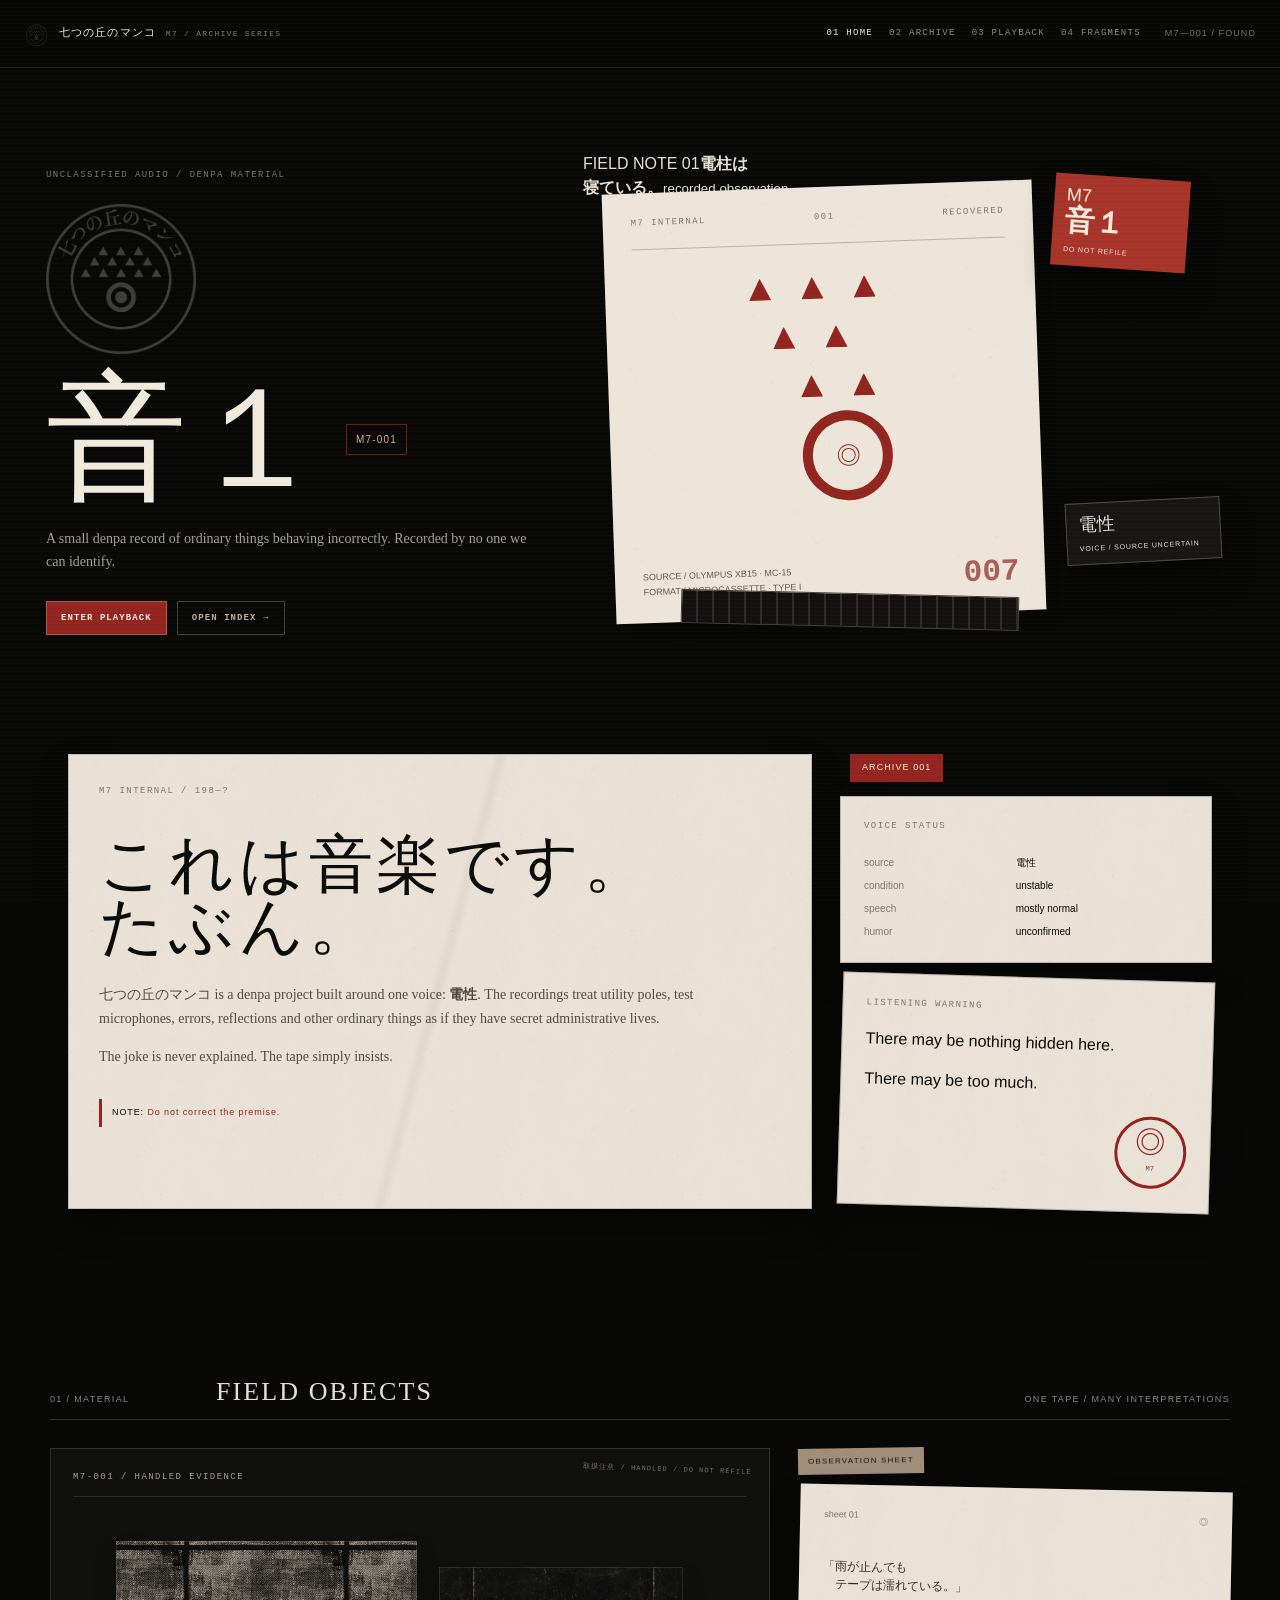
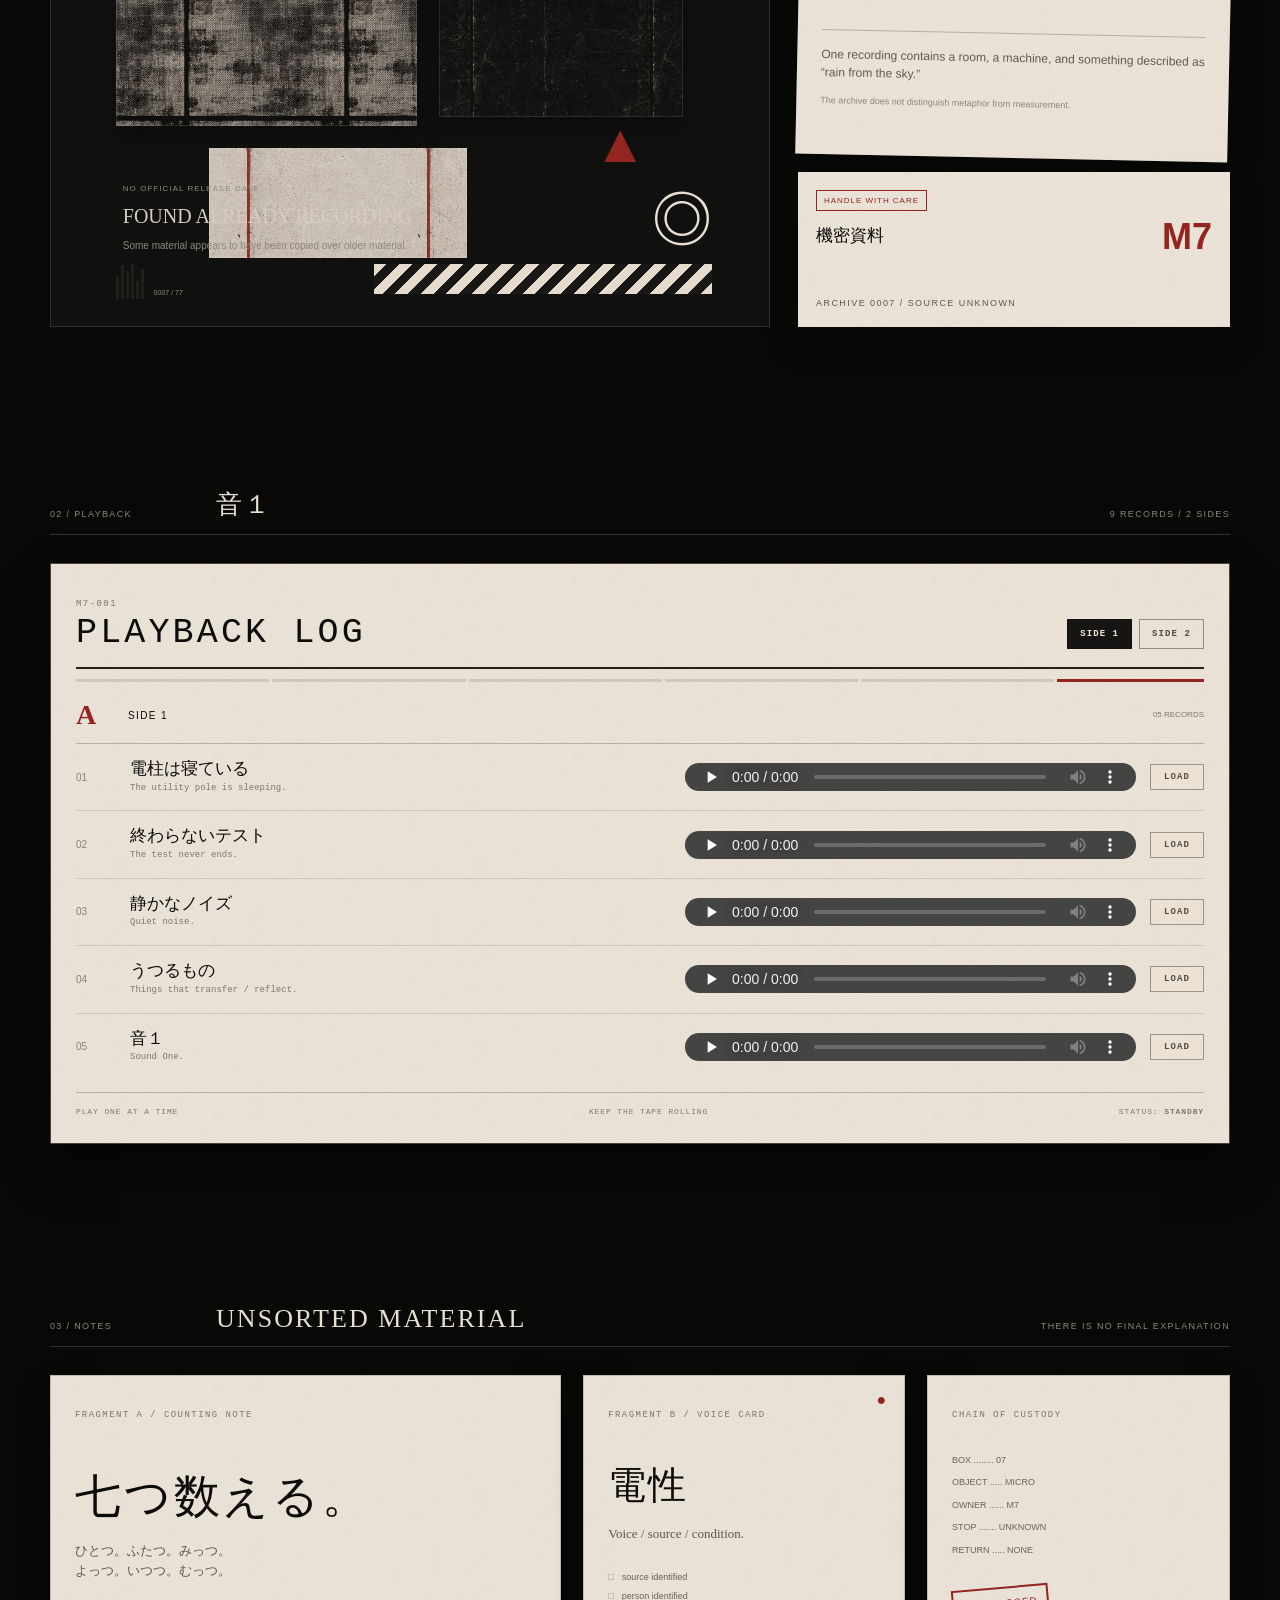
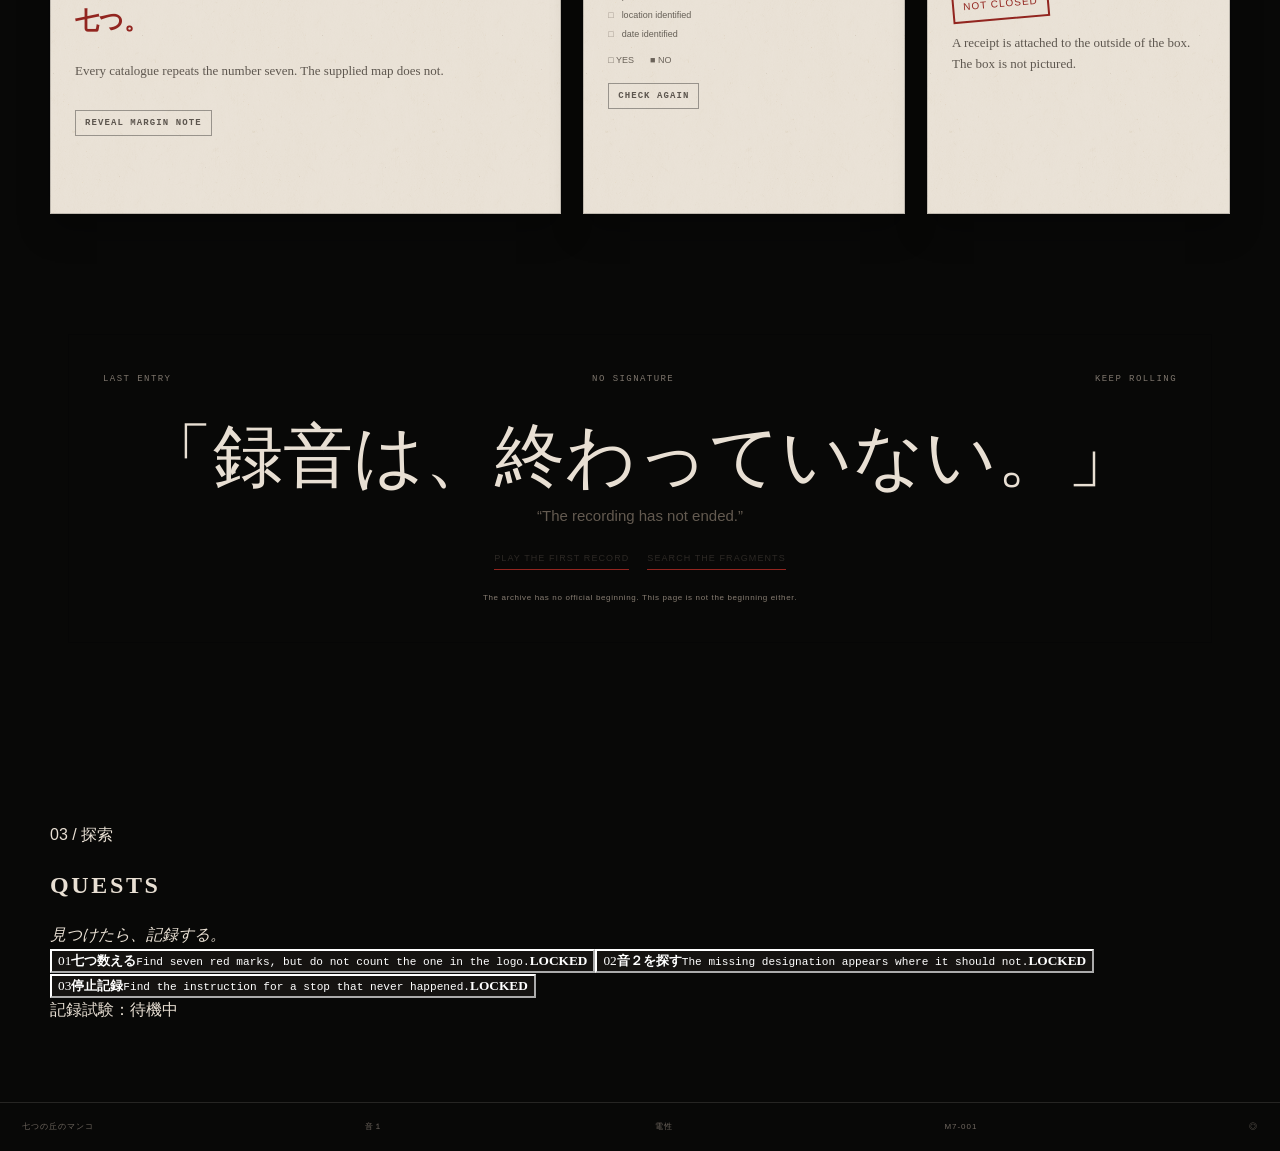
<file: index.html>
<!doctype html>
<html lang="ja"><head><meta charset="utf-8"><meta name="viewport" content="width=device-width,initial-scale=1"><meta name="theme-color" content="#0b0b0a"><meta name="color-scheme" content="dark"><meta name="description" content="七つの丘のマンコ / M7 — denpa music and a partially recovered microcassette archive featuring 電性."><title>七つの丘のマンコ — M7 ARCHIVE</title><link rel="stylesheet" href="style.css"><link rel="stylesheet" href="m7-mobile.css"></head>
<body class="home-page">
<header class="site-header"><a class="brand" href="index.html"><img src="images/logo_small.png" alt=""><span>七つの丘のマンコ</span><small>M7 / ARCHIVE SERIES</small></a><nav class="nav"><a class="active" href="index.html">01 HOME</a><a href="archive.html">02 ARCHIVE</a><a href="playback.html">03 PLAYBACK</a><a href="fragments.html">04 FRAGMENTS</a></nav><div class="header-code">M7—001 / FOUND</div></header>
<main>
<section class="hero-desk"><div class="hero-copy"><div class="micro-label">UNCLASSIFIED AUDIO / DENPA MATERIAL</div><img class="hero-logo" src="images/logo_large.png" alt="七つの丘のマンコ"><div class="hero-title-row"><h1>音１</h1><span class="red-chip">M7-001</span></div><p class="hero-lead">A small denpa record of ordinary things behaving incorrectly. Recorded by no one we can identify.</p><div class="hero-actions"><a class="button-red" href="playback.html">ENTER PLAYBACK</a><a class="button-quiet" href="archive.html">OPEN INDEX →</a></div></div>
<div class="desk-artifact">
<div class="loose-sheet sheet-main"><div class="document-meta"><span>M7 INTERNAL</span><span>001</span><span>RECOVERED</span></div><div class="paper-rule"></div><div class="big-symbol"><span class="hill h1"></span><span class="hill h2"></span><span class="hill h3"></span><span class="hill h4"></span><span class="hill h5"></span><span class="hill h6"></span><span class="hill h7"></span><i>◎</i></div><div class="sheet-caption">SOURCE / OLYMPUS XB15 · MC-15<br>FORMAT / MICROCASSETTE · TYPE I</div><div class="sheet-mark">007</div></div>
<div class="loose-label label-red">M7<br><strong>音１</strong><small>DO NOT REFILE</small></div><div class="loose-label label-black">電性<br><small>VOICE / SOURCE UNCERTAIN</small></div><div class="desk-note"><span>FIELD NOTE 01</span><strong>電柱は<br>寝ている。</strong><small>recorded observation</small></div><div class="tape-strip"></div>
</div></section>
<section class="intro-grid wrap"><article class="paper intro-paper torn"><div class="paper-code">M7 INTERNAL / 198—?</div><h2>これは音楽です。<br>たぶん。</h2><p>七つの丘のマンコ is a denpa project built around one voice: <strong>電性</strong>. The recordings treat utility poles, test microphones, errors, reflections and other ordinary things as if they have secret administrative lives.</p><p>The joke is never explained. The tape simply insists.</p><div class="margin-note">NOTE: <span>Do not correct the premise.</span></div></article><aside class="specimen-stack"><div class="red-tab">ARCHIVE 001</div><div class="paper small-paper"><div class="paper-code">VOICE STATUS</div><div class="status-grid"><span>source</span><b>電性</b><span>condition</span><b>unstable</b><span>speech</span><b>mostly normal</b><span>humor</span><b>unconfirmed</b></div></div><div class="paper small-paper rotated"><div class="paper-code">LISTENING WARNING</div><p>There may be nothing hidden here.</p><p>There may be too much.</p><div class="stamp-ring">◎<span>M7</span></div></div></aside></section>
<section id="record" class="section wrap"><div class="section-heading"><span>01 / MATERIAL</span><b>FIELD OBJECTS</b><em>ONE TAPE / MANY INTERPRETATIONS</em></div><div class="material-grid"><div class="material-board"><div class="board-label">M7-001 / HANDLED EVIDENCE</div><div class="texture-block paper-texture"></div><div class="texture-block black-texture"></div><div class="texture-block red-texture"></div><div class="barcode"><span></span><span></span><span></span><span></span><span></span><span></span><small>0007 / 77</small></div><div class="symbol-tile">◎</div><div class="symbol-tile red-tile">▲</div><div class="stripe-tile"></div><div class="material-copy"><span>NO OFFICIAL RELEASE DATE</span><strong>FOUND ALREADY RECORDING</strong><p>Some material appears to have been copied over older material.</p></div></div><div class="material-notes"><div class="label-strip">OBSERVATION SHEET</div><article class="paper note-sheet"><div class="note-top"><span>sheet 01</span><span>◎</span></div><p class="hand">「雨が止んでも<br>　テープは濡れている。」</p><div class="note-divider"></div><p>One recording contains a room, a machine, and something described as “rain from the sky.”</p><p class="tiny">The archive does not distinguish metaphor from measurement.</p></article><article class="paper label-sheet"><span class="label-mini">HANDLE WITH CARE</span><span class="label-jp">機密資料</span><span class="label-big">M7</span><span class="label-code">ARCHIVE 0007 / SOURCE UNKNOWN</span></article></div></div></section>
<section id="tracks" class="section wrap"><div class="section-heading"><span>02 / PLAYBACK</span><b>音１</b><em>9 RECORDS / 2 SIDES</em></div><div class="player-console paper"><div class="console-top"><div><span class="console-id">M7-001</span><h2>PLAYBACK LOG</h2></div><div class="side-tabs" role="tablist"><button class="side-tab active" data-side="A" role="tab" aria-selected="true">SIDE 1</button><button class="side-tab" data-side="B" role="tab" aria-selected="false">SIDE 2</button></div></div><div class="tape-meter"><span></span><span></span><span></span><span></span><span></span><i></i></div><div class="track-side" data-side-panel="A"><div class="side-title"><strong>A</strong><span>SIDE 1</span><small>05 RECORDS</small></div><div class="track-list"><article class="track" data-track="1"><div class="track-no">01</div><div class="track-info"><h3>電柱は寝ている</h3><p>The utility pole is sleeping.</p></div><audio controls preload="none" src="MP3/1. 電柱は寝ている.mp3"></audio><button class="load-track" type="button">LOAD</button></article><article class="track" data-track="2"><div class="track-no">02</div><div class="track-info"><h3>終わらないテスト</h3><p>The test never ends.</p></div><audio controls preload="none" src="MP3/2. 終わらないテスト.mp3"></audio><button class="load-track" type="button">LOAD</button></article><article class="track" data-track="3"><div class="track-no">03</div><div class="track-info"><h3>静かなノイズ</h3><p>Quiet noise.</p></div><audio controls preload="none" src="MP3/5. 静かなノイズ.mp3"></audio><button class="load-track" type="button">LOAD</button></article><article class="track" data-track="4"><div class="track-no">04</div><div class="track-info"><h3>うつるもの</h3><p>Things that transfer / reflect.</p></div><audio controls preload="none" src="MP3/6. うつるもの.mp3"></audio><button class="load-track" type="button">LOAD</button></article><article class="track" data-track="5"><div class="track-no">05</div><div class="track-info"><h3>音１</h3><p>Sound One.</p></div><audio controls preload="none" src="MP3/9. 音１.mp3"></audio><button class="load-track" type="button">LOAD</button></article></div></div><div class="track-side hidden" data-side-panel="B"><div class="side-title"><strong>B</strong><span>SIDE 2</span><small>04 RECORDS</small></div><div class="track-list"><article class="track" data-track="6"><div class="track-no">06</div><div class="track-info"><h3>エラー777</h3><p>ERROR 777.</p></div><audio controls preload="none" src="MP3/3. エラー777.mp3"></audio><button class="load-track" type="button">LOAD</button></article><article class="track" data-track="7"><div class="track-no">07</div><div class="track-info"><h3>電柱のうた</h3><p>Song of the utility pole.</p></div><audio controls preload="none" src="MP3/7. 電柱のうた.mp3"></audio><button class="load-track" type="button">LOAD</button></article><article class="track" data-track="8"><div class="track-no">08</div><div class="track-info"><h3>音3</h3><p>Sound Three.</p></div><audio controls preload="none" src="MP3/4. 音3.mp3"></audio><button class="load-track" type="button">LOAD</button></article><article class="track" data-track="9"><div class="track-no">09</div><div class="track-info"><h3>トミノの地獄</h3><p>Final record; source filename preserved.</p></div><audio controls preload="none" src="MP3/8. トミノ的地獄,.mp3"></audio><button class="load-track" type="button">LOAD</button></article></div></div><div class="console-bottom"><span>PLAY ONE AT A TIME</span><span>KEEP THE TAPE ROLLING</span><span>STATUS: <b id="playback-status">STANDBY</b></span></div></div></section>
<section id="story" class="section wrap"><div class="section-heading"><span>03 / NOTES</span><b>UNSORTED MATERIAL</b><em>THERE IS NO FINAL EXPLANATION</em></div><div class="story-grid"><article class="paper story-card story-main"><span class="paper-code">FRAGMENT A / COUNTING NOTE</span><h2>七つ数える。</h2><p>ひとつ。ふたつ。みっつ。<br>よっつ。いつつ。むっつ。</p><p class="red-copy">七つ。</p><p>Every catalogue repeats the number seven. The supplied map does not.</p><button class="reveal-note" type="button">REVEAL MARGIN NOTE</button><p class="secret-note"></p></article><article class="paper story-card pin-card"><span class="pin">●</span><span class="paper-code">FRAGMENT B / VOICE CARD</span><h3>電性</h3><p>Voice / source / condition.</p><ul class="checklist"><li>source identified</li><li>person identified</li><li>location identified</li><li>date identified</li></ul><div class="answers"><span>□ YES</span><span>■ NO</span></div><button class="tiny-trigger" type="button">CHECK AGAIN</button></article><article class="paper story-card receipt"><span class="paper-code">CHAIN OF CUSTODY</span><div class="receipt-lines"><span>BOX ........ 07</span><span>OBJECT ..... MICRO</span><span>OWNER ...... M7</span><span>STOP ....... UNKNOWN</span><span>RETURN ..... NONE</span></div><div class="stamp-red">NOT CLOSED</div><p class="tiny">A receipt is attached to the outside of the box. The box is not pictured.</p></article></div></section>
<section class="closing-discovery wrap"><div class="discovery-panel sheet"><div class="document-meta"><span>LAST ENTRY</span><span>NO SIGNATURE</span><span>KEEP ROLLING</span></div><h2>「録音は、終わっていない。」</h2><p>“The recording has not ended.”</p><div class="discovery-links"><a href="playback.html#01">PLAY THE FIRST RECORD</a><a href="fragments.html">SEARCH THE FRAGMENTS</a></div><div class="tiny-note">The archive has no official beginning. This page is not the beginning either.</div></div></section>
</main><footer class="site-footer"><span>七つの丘のマンコ</span><span>音１</span><span>電性</span><span>M7-001</span><span>◎</span></footer><script src="script.js" defer></script></body></html>
</file>
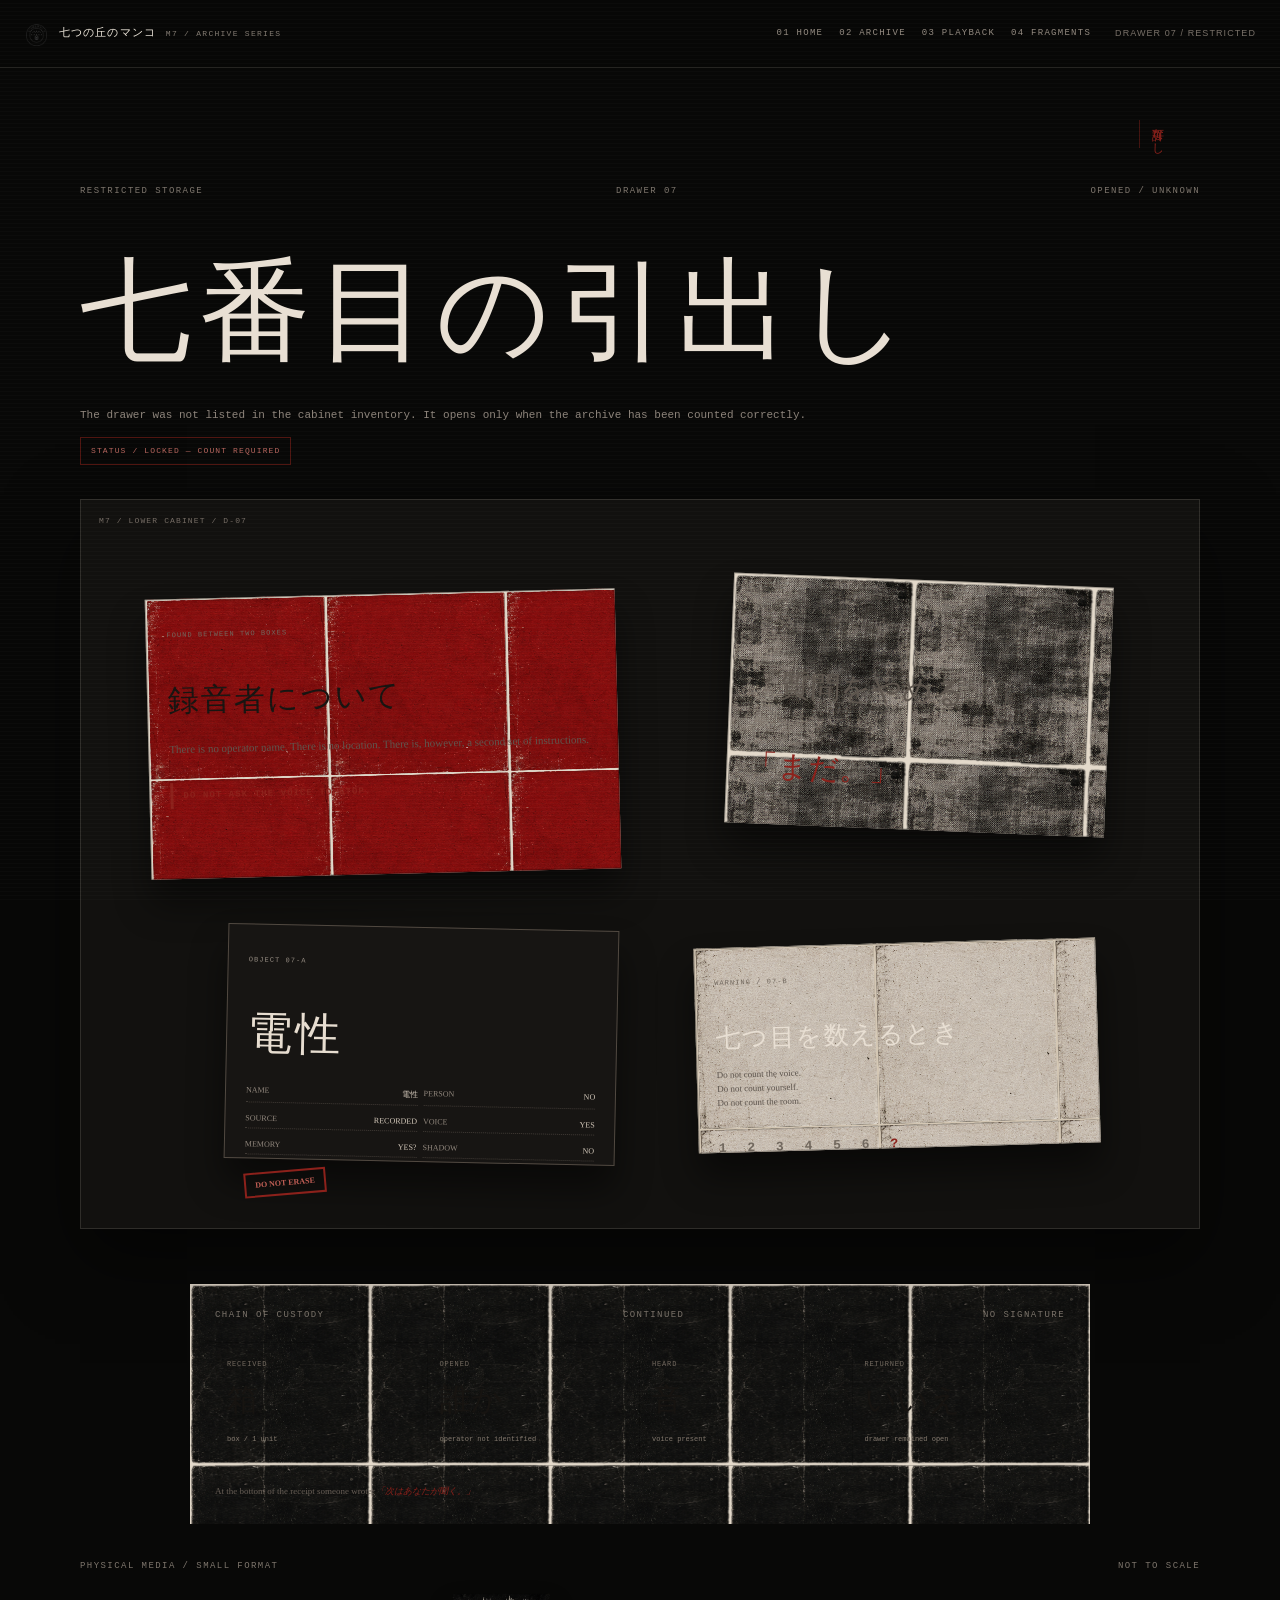
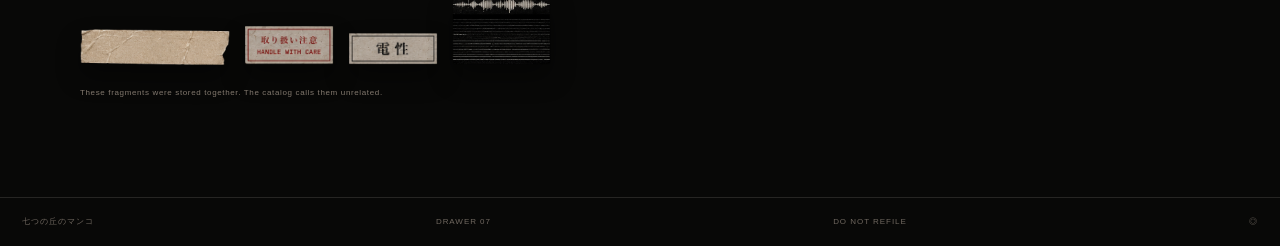
<file: basement.html>
<!doctype html>
<html lang="ja">
<head><meta charset="utf-8"><meta name="viewport" content="width=device-width,initial-scale=1"><title>M7 — DRAWER 07</title><meta name="description" content="Restricted M7 material. Drawer 07."><link rel="stylesheet" href="style.css"><link rel="stylesheet" href="m7-mobile.css"></head>
<body class="basement-page">
<header class="site-header"><a class="brand" href="index.html"><img src="images/logo_small.png" alt=""><span>七つの丘のマンコ</span><small>M7 / ARCHIVE SERIES</small></a><nav class="nav"><a href="index.html">01 HOME</a><a href="archive.html">02 ARCHIVE</a><a href="playback.html">03 PLAYBACK</a><a href="fragments.html">04 FRAGMENTS</a></nav><div class="header-code">DRAWER 07 / RESTRICTED</div></header>
<main class="page-shell basement-wrap">
<section class="basement-head sheet"><div class="document-meta"><span>RESTRICTED STORAGE</span><span>DRAWER 07</span><span>OPENED / UNKNOWN</span></div><p class="vertical-warning">許可なし</p><h1>七番目の引出し</h1><p class="lead">The drawer was not listed in the cabinet inventory. It opens only when the archive has been counted correctly.</p><div class="drawer-status" id="drawer-status">STATUS / CHECKING</div></section>
<section class="drawer-room">
<div class="cabinet-label">M7 / LOWER CABINET / D-07</div>
<div class="drawer-paper drawer-left"><span>FOUND BETWEEN TWO BOXES</span><h2>録音者について</h2><p>There is no operator name. There is no location. There is, however, a second set of instructions.</p><div class="red-line">DO NOT ASK THE VOICE TO STOP.</div></div>
<div class="drawer-paper drawer-right"><span>TRANSCRIPT / 04:12</span><p class="jp-large">「質問をやめる。」</p><p class="jp-large red-text">「まだ。」</p><div class="hand-stain">ink transferred from another sheet</div></div>
<div class="drawer-card dark-drawer"><span>OBJECT 07-A</span><h2>電性</h2><div class="status-columns"><p>NAME <b>電性</b></p><p>PERSON <b>NO</b></p><p>SOURCE <b>RECORDED</b></p><p>VOICE <b>YES</b></p><p>MEMORY <b>YES?</b></p><p>SHADOW <b>NO</b></p></div><div class="red-stamp">DO NOT ERASE</div></div>
<div class="drawer-card warning-drawer"><span>WARNING / 07-B</span><h3>七つ目を数えるとき</h3><p>Do not count the voice.</p><p>Do not count yourself.</p><p>Do not count the room.</p><div class="count-line">1 2 3 4 5 6 <b>?</b></div></div>
</section>
<section class="receipt-story sheet">
<div class="document-meta"><span>CHAIN OF CUSTODY</span><span>CONTINUED</span><span>NO SIGNATURE</span></div>
<div class="receipt-grid"><div><span>RECEIVED</span><strong>箱</strong><small>box / 1 unit</small></div><div><span>OPENED</span><strong>誰か</strong><small>operator not identified</small></div><div><span>HEARD</span><strong>音</strong><small>voice present</small></div><div><span>RETURNED</span><strong>いいえ</strong><small>drawer remained open</small></div></div>
<p class="last-line">At the bottom of the receipt someone wrote: <em>「次はあなたが聞く。」</em></p>
</section>
<section class="asset-evidence sheet"><div class="document-meta"><span>PHYSICAL MEDIA / SMALL FORMAT</span><span>NOT TO SCALE</span></div><div class="asset-tray"><img src="images/assets/lick_tape_33.png" alt="Tape fragment"><img class="small" src="images/assets/sticker_2.png" alt="Archive sticker"><img class="small" src="images/assets/sticker_3.png" alt="Archive sticker"><img class="wide" src="images/assets/soundwave.png" alt="Soundwave fragment"></div><p class="tiny-note">These fragments were stored together. The catalog calls them unrelated.</p></section>
</main><footer class="site-footer"><span>七つの丘のマンコ</span><span>DRAWER 07</span><span>DO NOT REFILE</span><span>◎</span></footer><script src="script.js" defer></script></body></html>
</file>
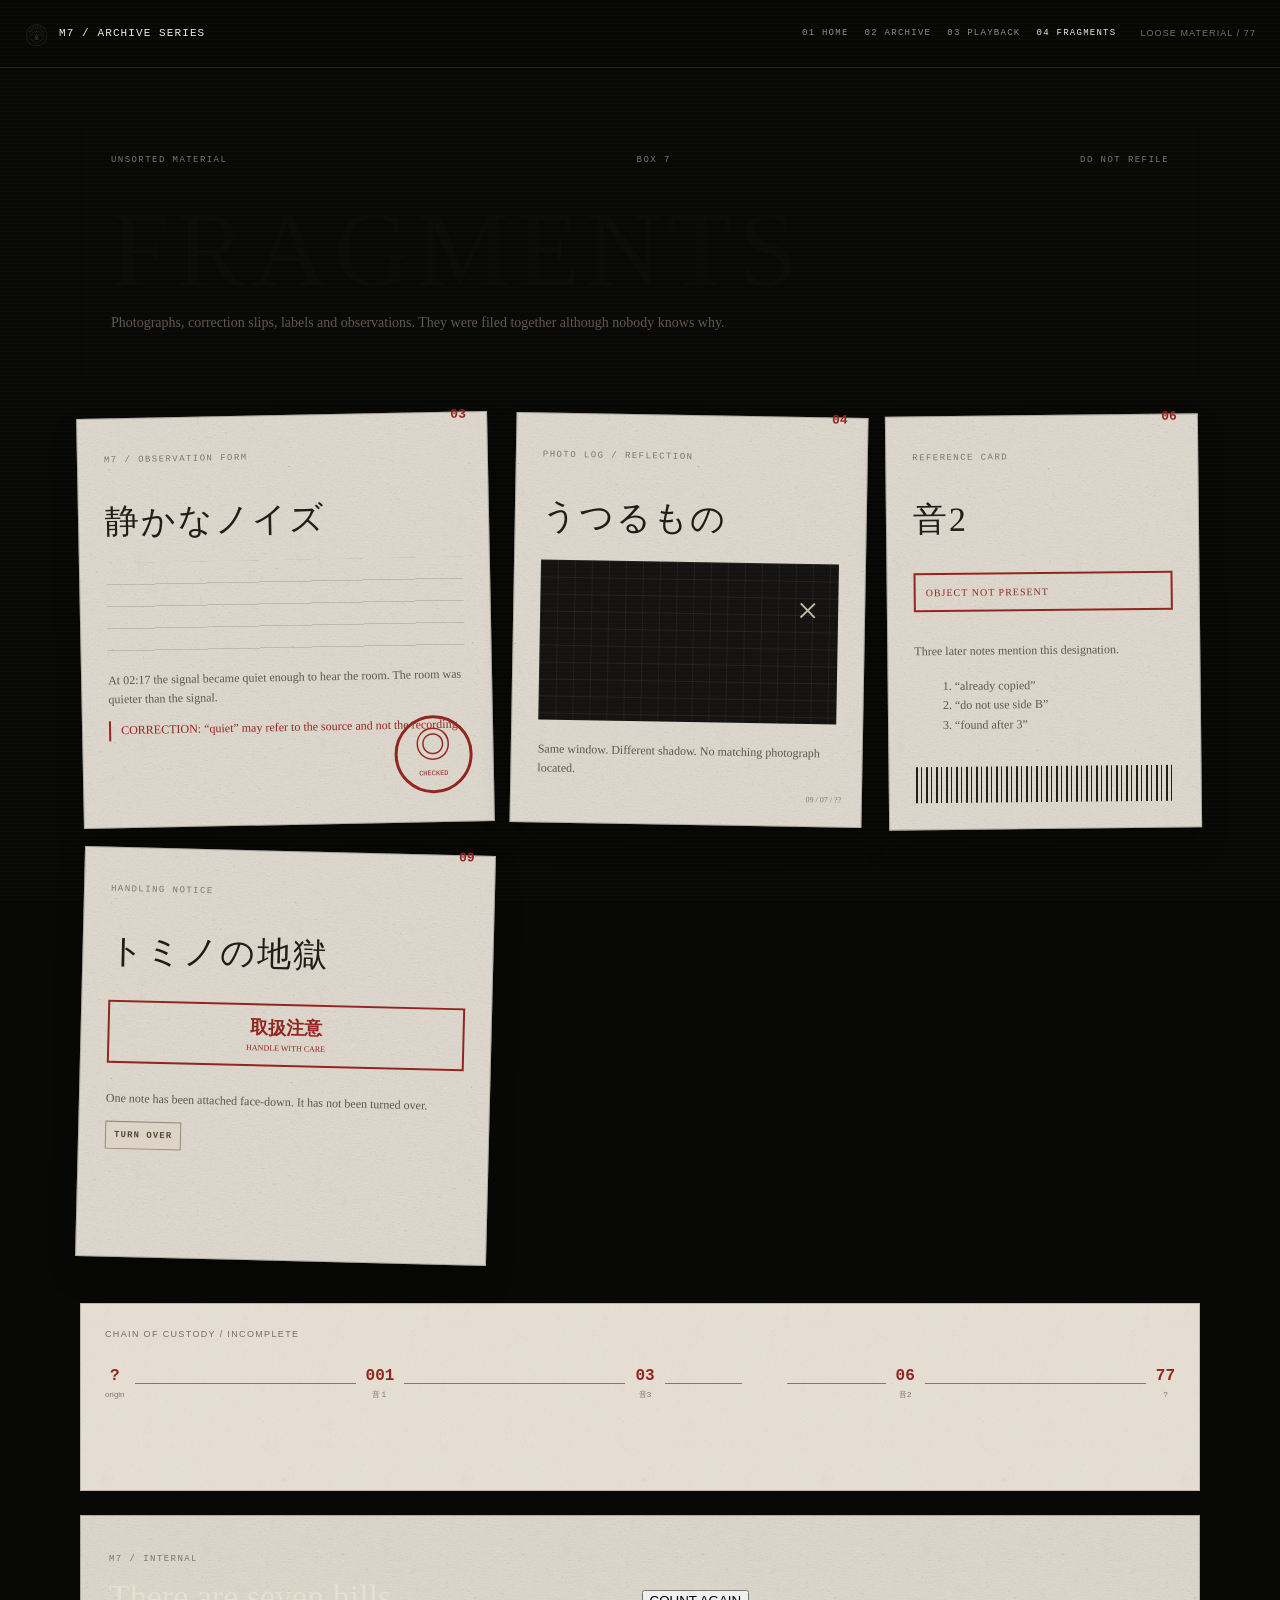
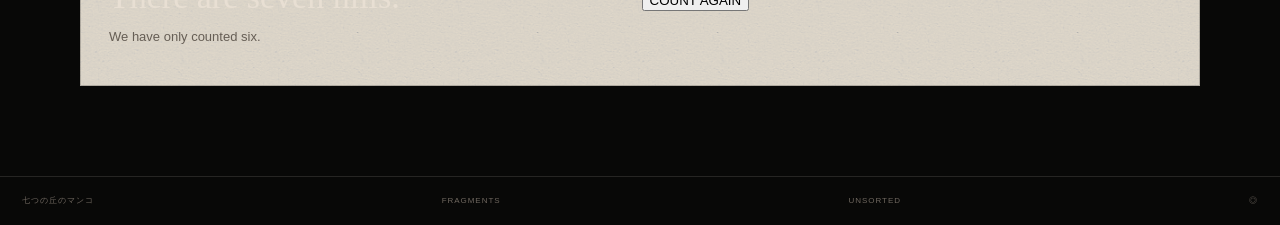
<file: fragments.html>
<!doctype html>
<html lang="ja">
<head>
<meta charset="utf-8"><meta name="viewport" content="width=device-width,initial-scale=1">
<title>M7 — FRAGMENTS</title><meta name="description" content="Loose papers, observations and contradictory fragments from M7.">
<link rel="stylesheet" href="style.css"><link rel="stylesheet" href="m7-mobile.css">
</head>
<body class="fragments-page">
<header class="site-header">
<a class="brand" href="index.html"><img src="images/logo_small.png" alt=""><span>M7 / ARCHIVE SERIES</span></a>
<nav class="nav"><a href="index.html">01 HOME</a><a href="archive.html">02 ARCHIVE</a><a href="playback.html">03 PLAYBACK</a><a class="active" href="fragments.html">04 FRAGMENTS</a></nav><div class="header-code">LOOSE MATERIAL / 77</div>
</header>
<main class="page-shell fragments-wrap">
<section class="fragment-intro sheet"><div class="document-meta"><span>UNSORTED MATERIAL</span><span>BOX 7</span><span>DO NOT REFILE</span></div><h1>FRAGMENTS</h1><p class="lead">Photographs, correction slips, labels and observations. They were filed together although nobody knows why.</p></section>
<section class="desk-grid">
<article class="field-sheet sheet-a" id="03"><div class="clip">03</div><span class="micro-label">M7 / OBSERVATION FORM</span><h2>静かなノイズ</h2><div class="ruled"></div><p>At 02:17 the signal became quiet enough to hear the room. The room was quieter than the signal.</p><p class="red-note">CORRECTION: “quiet” may refer to the source and not the recording.</p><span class="stamp-circle">◎<small>CHECKED</small></span></article>
<article class="field-sheet sheet-b" id="04"><div class="clip">04</div><span class="micro-label">PHOTO LOG / REFLECTION</span><h2>うつるもの</h2><div class="fake-photo"><div class="photo-grid"></div><div class="photo-mark">×</div></div><p>Same window. Different shadow. No matching photograph located.</p><span class="date-mark">09 / 07 / ??</span></article>
<article class="field-sheet sheet-c" id="06"><div class="clip">06</div><span class="micro-label">REFERENCE CARD</span><h2>音2</h2><div class="missing-box">OBJECT NOT PRESENT</div><p>Three later notes mention this designation.</p><ol><li>“already copied”</li><li>“do not use side B”</li><li>“found after 3”</li></ol><div class="barcode small-barcode"></div></article>
<article class="field-sheet sheet-d" id="09"><div class="clip">09</div><span class="micro-label">HANDLING NOTICE</span><h2>トミノの地獄</h2><div class="caution"><strong>取扱注意</strong><span>HANDLE WITH CARE</span></div><p>One note has been attached face-down. It has not been turned over.</p><button class="turn-note" type="button">TURN OVER</button><div class="secret-slip" hidden>“The last track is not the last record.”<br><small>M7 / unsigned</small></div></article>
</section>
<section class="story-strip sheet"><div class="story-title">CHAIN OF CUSTODY / INCOMPLETE</div><div class="timeline"><div><b>?</b><span>origin</span></div><i></i><div><b>001</b><span>音１</span></div><i></i><div><b>03</b><span>音3</span></div><i class="broken"></i><div><b>06</b><span>音2</span></div><i></i><div><b>77</b><span>?</span></div></div><p>One person wrote “start here.” Nobody marked where here was.</p></section>
<section class="easter sheet"><div><span class="micro-label">M7 / INTERNAL</span><h2>There are seven hills.</h2><p>We have only counted six.</p></div><button id="reveal-seven" type="button">COUNT AGAIN</button><div id="seven-result" aria-live="polite"></div></section>
</main><footer class="site-footer"><span>七つの丘のマンコ</span><span>FRAGMENTS</span><span>UNSORTED</span><span>◎</span></footer>
<script src="script.js" defer></script>
</body></html>
</file>
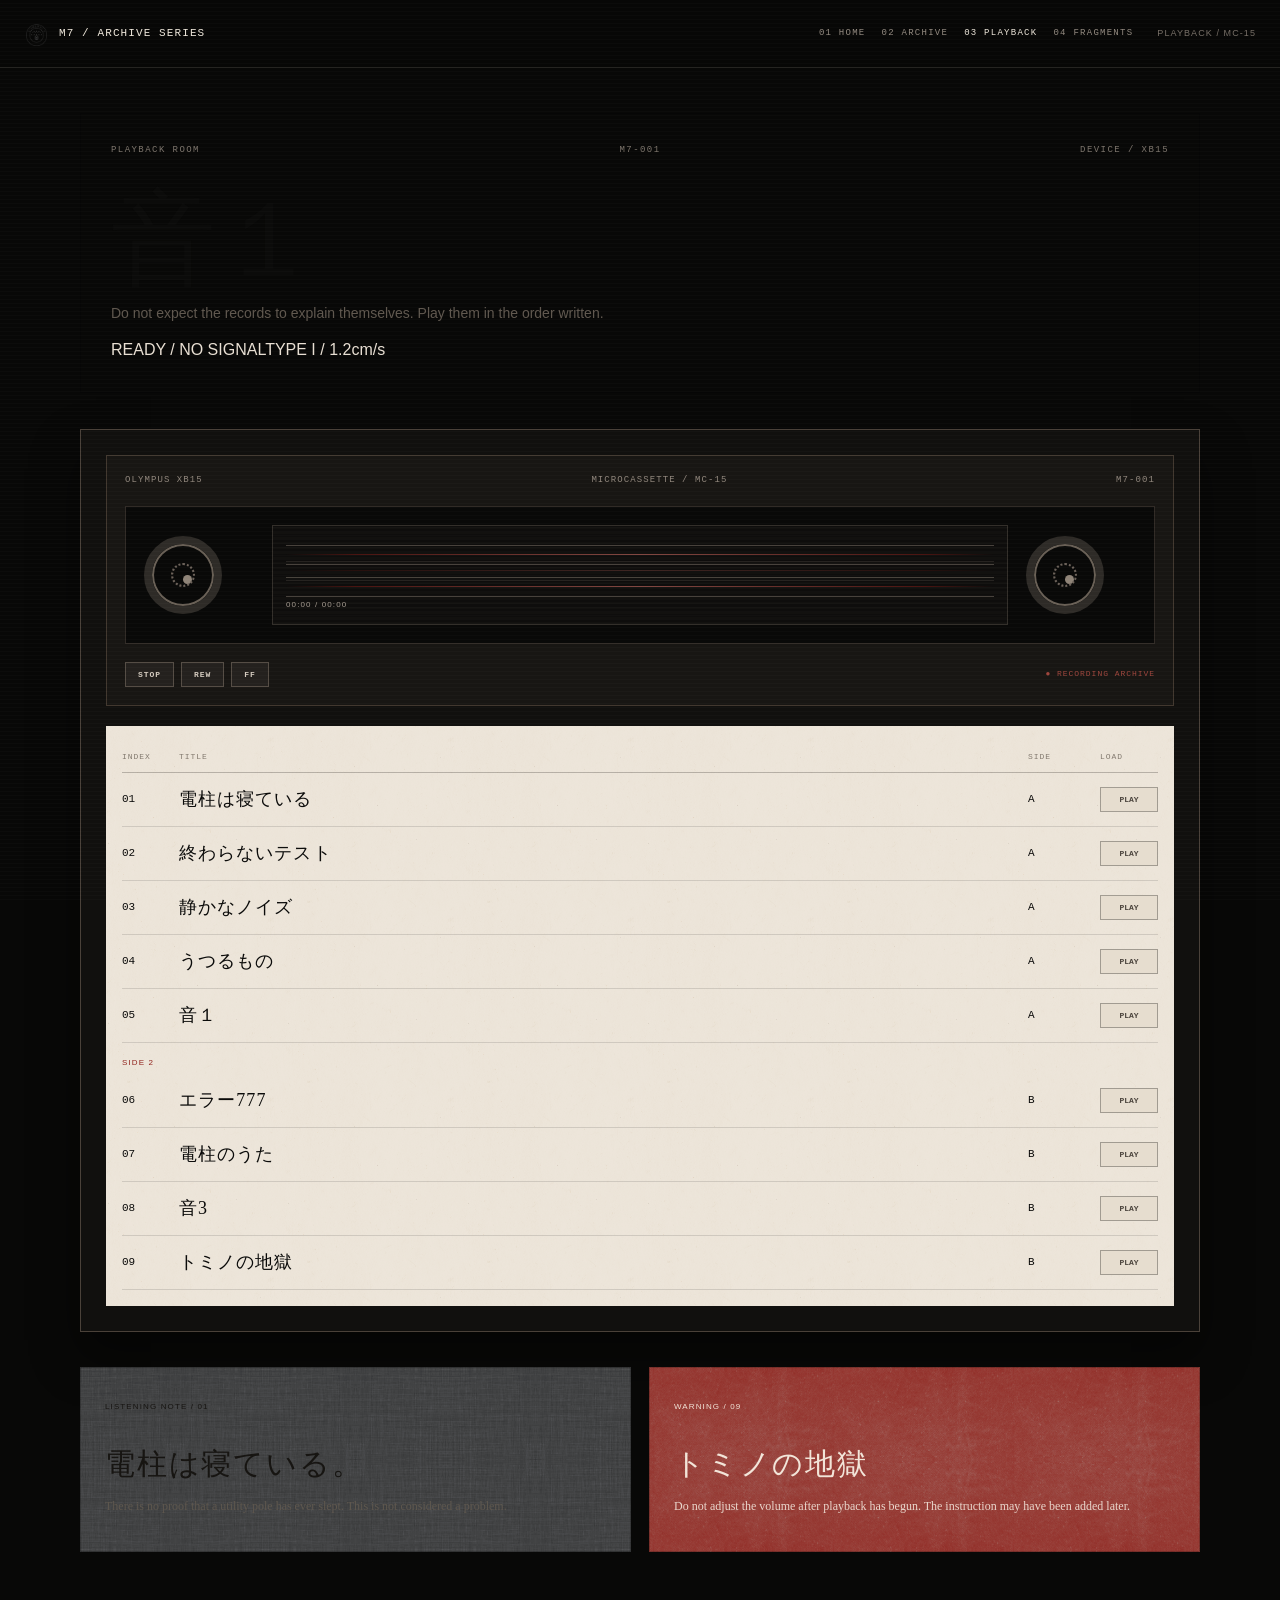
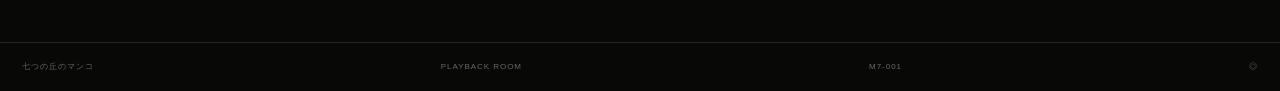
<file: playback.html>
<!doctype html>
<html lang="ja">
<head>
<meta charset="utf-8"><meta name="viewport" content="width=device-width,initial-scale=1">
<title>M7 — PLAYBACK ROOM</title><meta name="description" content="M7 playback room — audio records from the 音１ microcassette archive.">
<link rel="stylesheet" href="style.css"><link rel="stylesheet" href="m7-mobile.css">
</head>
<body class="playback-page">
<header class="site-header">
<a class="brand" href="index.html"><img src="images/logo_small.png" alt=""><span>M7 / ARCHIVE SERIES</span></a>
<nav class="nav"><a href="index.html">01 HOME</a><a href="archive.html">02 ARCHIVE</a><a class="active" href="playback.html">03 PLAYBACK</a><a href="fragments.html">04 FRAGMENTS</a></nav><div class="header-code">PLAYBACK / MC-15</div>
</header>
<main class="page-shell">
<section class="console-head sheet">
<div class="document-meta"><span>PLAYBACK ROOM</span><span>M7-001</span><span>DEVICE / XB15</span></div>
<h1>音１</h1><p class="lead">Do not expect the records to explain themselves. Play them in the order written.</p>
<div class="console-status"><span class="lamp"></span><span id="playback-status">READY / NO SIGNAL</span><span class="status-rule"></span><span>TYPE I / 1.2cm/s</span></div>
</section>
<section class="player-console">
<div class="machine">
<div class="machine-top"><span>OLYMPUS XB15</span><span>MICROCASSETTE / MC-15</span><span>M7-001</span></div>
<div class="machine-window"><div class="reel-display left"><i></i></div><div class="signal-window"><div class="signal-line"></div><div class="signal-line faint"></div><div class="signal-line"></div><div class="time-readout" id="timecode">00:00 / 00:00</div></div><div class="reel-display right"><i></i></div></div>
<div class="machine-controls"><button id="stop-all" class="machine-btn">STOP</button><button id="rewind" class="machine-btn">REW</button><button id="fast-forward" class="machine-btn">FF</button><span class="machine-led">● RECORDING ARCHIVE</span></div>
</div>
<div class="record-list">
<div class="list-head"><span>INDEX</span><span>TITLE</span><span>SIDE</span><span>LOAD</span></div>
<div class="record-row" id="01"><span>01</span><strong>電柱は寝ている</strong><span>A</span><button class="load-record" data-src="MP3/1. 電柱は寝ている.mp3" data-title="電柱は寝ている">PLAY</button></div>
<div class="record-row" id="02"><span>02</span><strong>終わらないテスト</strong><span>A</span><button class="load-record" data-src="MP3/2. 終わらないテスト.mp3" data-title="終わらないテスト">PLAY</button></div>
<div class="record-row" id="03"><span>03</span><strong>静かなノイズ</strong><span>A</span><button class="load-record" data-src="MP3/5. 静かなノイズ.mp3" data-title="静かなノイズ">PLAY</button></div>
<div class="record-row" id="04"><span>04</span><strong>うつるもの</strong><span>A</span><button class="load-record" data-src="MP3/6. うつるもの.mp3" data-title="うつるもの">PLAY</button></div>
<div class="record-row" id="05"><span>05</span><strong>音１</strong><span>A</span><button class="load-record" data-src="MP3/9. 音１.mp3" data-title="音１">PLAY</button></div>
<div class="side-divider"><span>SIDE 2</span></div>
<div class="record-row" id="06"><span>06</span><strong>エラー777</strong><span>B</span><button class="load-record" data-src="MP3/3. エラー777.mp3" data-title="エラー777">PLAY</button></div>
<div class="record-row" id="07"><span>07</span><strong>電柱のうた</strong><span>B</span><button class="load-record" data-src="MP3/7. 電柱のうた.mp3" data-title="電柱のうた">PLAY</button></div>
<div class="record-row" id="08"><span>08</span><strong>音3</strong><span>B</span><button class="load-record" data-src="MP3/4. 音3.mp3" data-title="音3">PLAY</button></div>
<div class="record-row" id="09"><span>09</span><strong>トミノの地獄</strong><span>B</span><button class="load-record" data-src="MP3/8. トミノ的地獄,.mp3" data-title="トミノの地獄">PLAY</button></div>
</div>
<audio id="master-audio" preload="metadata"></audio>
</section>
<section class="playback-notes">
<article class="paper-note"><span>LISTENING NOTE / 01</span><h2>電柱は寝ている。</h2><p>There is no proof that a utility pole has ever slept. This is not considered a problem.</p></article>
<article class="paper-note red-paper"><span>WARNING / 09</span><h2>トミノの地獄</h2><p>Do not adjust the volume after playback has begun. The instruction may have been added later.</p></article>
</section>
</main><footer class="site-footer"><span>七つの丘のマンコ</span><span>PLAYBACK ROOM</span><span>M7-001</span><span>◎</span></footer>
<script src="script.js" defer></script>
</body></html>
</file>
<file: style.css>
:root{--ink:#0b0b0a;--paper:#e7decf;--paper2:#d4c8b7;--paper3:#f0e9dc;--red:#92251f;--red2:#681814;--line:rgba(20,17,14,.25);--white:#eee7db;--muted:#aaa197;--mono:'Courier New',monospace;--serif:Georgia,'Times New Roman',serif;--sans:'Arial Narrow','Helvetica Neue',Arial,sans-serif}*{box-sizing:border-box}html{scroll-behavior:smooth}body{margin:0;background:var(--ink);color:var(--white);font-family:var(--mono);line-height:1.5}body:before{content:'';position:fixed;inset:0;pointer-events:none;z-index:100;background:repeating-linear-gradient(0deg,rgba(255,255,255,.015) 0 1px,transparent 1px 4px);mix-blend-mode:screen;opacity:.35}.site-header{position:sticky;top:0;z-index:40;min-height:68px;display:grid;grid-template-columns:1fr auto auto;gap:24px;align-items:center;padding:10px 24px;background:rgba(10,10,9,.96);border-bottom:1px solid rgba(239,231,219,.15);backdrop-filter:blur(9px)}.brand{display:flex;align-items:center;gap:10px;text-decoration:none;color:var(--white);min-width:0}.brand img{width:25px;height:25px;object-fit:contain;filter:grayscale(1) brightness(1.45)}.brand span{font-size:11px;letter-spacing:.1em;white-space:nowrap}.brand small{font-size:8px;color:#827a71;letter-spacing:.16em;white-space:nowrap}.nav{display:flex;gap:16px}.nav a{color:#938a80;text-decoration:none;font-size:9px;letter-spacing:.14em}.nav a:hover,.nav a.active{color:#eee7db}.header-code{font-size:9px;color:#776f67;letter-spacing:.12em;white-space:nowrap}.hero-desk{min-height:650px;display:grid;grid-template-columns:minmax(0,.85fr) minmax(0,1.15fr);gap:56px;align-items:center;max-width:1260px;margin:auto;padding:84px 36px 72px}.micro-label,.paper-code,.document-meta,.card-head,.board-label,.console-id,.label-code{font-size:9px;letter-spacing:.16em;text-transform:uppercase;color:#7d756c}.hero-copy{max-width:520px}.hero-logo{width:min(450px,92%);max-height:150px;object-fit:contain;object-position:left center;filter:grayscale(1) brightness(1.75);opacity:.95;margin:22px 0 18px}.hero-title-row{display:flex;align-items:center;gap:18px}.hero-title-row h1{font:400 clamp(74px,11vw,142px)/.85 var(--serif);margin:0;color:var(--paper3)}.red-chip{color:#d4aaa3;border:1px solid rgba(146,37,31,.72);padding:7px 9px;font-size:10px;letter-spacing:.12em}.hero-lead{max-width:490px;color:#a79e94;font:14px/1.65 var(--sans);margin:28px 0}.hero-actions{display:flex;gap:10px;flex-wrap:wrap}.button-red,.button-quiet,.load-track,.reveal-note,.tiny-trigger,.turn-note{font:700 9px var(--mono);letter-spacing:.12em;text-decoration:none;cursor:pointer}.button-red{background:var(--red);color:#f2e6dc;padding:11px 14px;border:1px solid #b35349}.button-quiet{color:#b8aea3;border:1px solid rgba(238,231,219,.25);padding:11px 14px}.desk-artifact{position:relative;min-height:500px}.loose-sheet{position:absolute;background:var(--paper3);color:var(--ink);box-shadow:0 25px 45px rgba(0,0,0,.4);overflow:hidden}.sheet-main{width:66%;height:430px;left:4%;top:35px;padding:24px 28px;transform:rotate(-2deg);background-image:url('textures/beige-paper.png'),linear-gradient(135deg,#efe6d7,#d8cbb9);background-size:auto,cover}.paper-rule{height:1px;background:rgba(17,16,14,.23);margin:18px 0}.big-symbol{height:255px;position:relative;margin-top:15px}.big-symbol .hill{position:absolute;width:22px;height:22px;background:var(--red);clip-path:polygon(50% 0,100% 100%,0 100%)}.big-symbol .h1{left:31%;top:15px}.big-symbol .h2{left:45%;top:15px}.big-symbol .h3{left:59%;top:15px}.big-symbol .h4{left:37%;top:64px}.big-symbol .h5{left:51%;top:64px}.big-symbol .h6{left:44%;top:113px}.big-symbol .h7{left:58%;top:113px}.big-symbol i{position:absolute;left:44%;bottom:16px;width:90px;height:90px;border:10px solid var(--red);border-radius:50%;font:400 24px/70px var(--sans);text-align:center;color:var(--red);font-style:normal}.sheet-caption{position:absolute;bottom:24px;left:28px;font-size:9px;line-height:1.6;color:#625a51}.sheet-mark{position:absolute;right:25px;bottom:22px;font:700 31px var(--mono);color:var(--red);opacity:.7}.loose-label{position:absolute;box-shadow:0 18px 30px rgba(0,0,0,.35);padding:12px;background:var(--paper);color:var(--ink);font-size:18px;line-height:1.05}.loose-label small{display:block;font-size:7px;letter-spacing:.12em;margin-top:10px}.loose-label.label-red{right:7%;top:5%;background:#a73429;color:#f5e9dc;transform:rotate(4deg);width:135px}.loose-label.label-black{right:2%;bottom:18%;background:#171615;color:#e9e1d3;border:1px solid #514a43;transform:rotate(-3deg);width:155px}.loose-label strong{font-size:30px}.tape-strip{position:absolute;bottom:5%;left:15%;width:52%;height:34px;background:repeating-linear-gradient(90deg,#12110f 0 14px,#2f2b26 14px 16px);border:1px solid #46413a;transform:rotate(1.4deg)}.intro-grid{display:grid;grid-template-columns:1.5fr .75fr;gap:28px;padding:30px 18px 88px}.wrap{width:min(1180px,calc(100% - 36px));margin:auto}.paper{color:var(--ink);background-image:url('textures/light-paper-fibers.png'),linear-gradient(135deg,var(--paper3),var(--paper2));background-size:cover;box-shadow:0 16px 30px rgba(0,0,0,.28)}.intro-paper{position:relative;padding:30px;min-height:315px;border:1px solid rgba(0,0,0,.18)}.intro-paper:after{content:'';position:absolute;inset:0;pointer-events:none;background:linear-gradient(105deg,transparent 0 49%,rgba(0,0,0,.04) 50%,transparent 51%);mix-blend-mode:multiply}.intro-paper h2{font:400 clamp(35px,5vw,64px)/.98 var(--serif);margin:35px 0 24px}.intro-paper p{max-width:650px;color:#504a43;font:14px/1.7 var(--sans)}.margin-note{display:inline-block;margin-top:17px;padding:7px 10px;border-left:3px solid var(--red);font-size:9px;letter-spacing:.1em}.margin-note span{color:var(--red)}.specimen-stack{display:grid;gap:14px;position:relative}.red-tab{justify-self:start;background:var(--red);color:#f5e9dd;padding:7px 12px;font-size:9px;letter-spacing:.12em;transform:translateX(10px)}.small-paper{padding:23px;min-height:150px;border:1px solid rgba(0,0,0,.2)}.small-paper.rotated{transform:rotate(1.7deg)}.status-grid{display:grid;grid-template-columns:1fr 1.2fr;gap:8px;margin-top:22px;font-size:10px}.status-grid span{color:#81786d}.status-grid b{font-weight:400}.stamp-ring{width:72px;height:72px;border:3px solid var(--red);border-radius:50%;color:var(--red);font:30px/46px var(--serif);text-align:center;margin:18px 0 0 auto}.stamp-ring span{display:block;font:7px var(--mono);line-height:1}.section{padding:80px 0}.section-heading{display:grid;grid-template-columns:150px 1fr auto;align-items:end;gap:16px;border-bottom:1px solid rgba(239,231,219,.18);padding-bottom:12px;margin-bottom:28px}.section-heading span,.section-heading em{font-size:9px;letter-spacing:.15em;color:#8e857c;font-style:normal}.section-heading b{font:400 26px var(--sans);letter-spacing:.08em}.material-grid{display:grid;grid-template-columns:1.25fr .75fr;gap:28px}.material-board{position:relative;min-height:460px;border:1px solid rgba(239,231,219,.16);background:#161513;padding:22px;overflow:hidden}.board-label{color:#a49b91;border-bottom:1px solid rgba(239,231,219,.12);padding-bottom:12px}.texture-block{position:absolute;border:1px solid rgba(255,255,255,.1);box-shadow:0 14px 20px rgba(0,0,0,.28)}.paper-texture{left:9%;top:92px;width:42%;height:185px;background:url('textures/beige-paper.png') center/cover}.black-texture{right:12%;top:118px;width:34%;height:150px;background:url('textures/exclusive-paper.png') center/cover}.red-texture{left:22%;bottom:68px;width:36%;height:110px;background:var(--red) url('textures/exclusive-paper.png') center/cover;mix-blend-mode:screen}.symbol-tile{position:absolute;right:8%;bottom:76px;font:60px/1 var(--serif);color:#e9e0d2}.red-tile{right:17%;bottom:155px;color:var(--red);font-size:54px}.stripe-tile{position:absolute;right:8%;bottom:32px;width:47%;height:30px;background:repeating-linear-gradient(135deg,#e4dbcd 0 9px,#191715 9px 18px)}.material-board .barcode{position:absolute;left:9%;bottom:27px;width:25%;height:43px}.material-copy{position:absolute;left:10%;top:325px;width:42%;color:#d6ccc0}.material-copy span{font-size:8px;color:#8f877e;letter-spacing:.13em}.material-copy strong{display:block;margin:7px 0;font:400 20px var(--serif)}.material-copy p{font-size:10px;color:#8f877e}.material-notes{display:grid;gap:14px}.label-strip{background:#a08e7b;color:#171513;font-size:8px;letter-spacing:.15em;padding:7px 10px;transform:rotate(-1deg);justify-self:start}.note-sheet{padding:24px;min-height:270px;transform:rotate(1.2deg)}.note-top{display:flex;justify-content:space-between;font-size:9px;color:#7c7369}.hand{font:23px/1.4 var(--serif);color:#332c25!important;margin:35px 0}.note-divider{height:1px;background:var(--line);margin:15px 0}.note-sheet p{font:12px/1.55 var(--sans);color:#625a51}.note-sheet .tiny{font-size:9px;color:#8d8378}.label-sheet{position:relative;padding:14px 18px;min-height:155px;background:url('textures/exclusive-paper.png') center/cover}.label-mini{border:1px solid var(--red);color:var(--red);padding:5px 7px;font-size:8px;letter-spacing:.12em}.label-jp{position:absolute;top:52px;left:18px;font:17px var(--serif)}.label-big{position:absolute;right:18px;top:44px;font:700 36px var(--sans);color:var(--red)}.label-code{position:absolute;bottom:16px;left:18px;color:#5f574e}.barcode{display:flex;gap:2px;align-items:end}.barcode span{display:block;width:3px;background:#201d1a}.barcode span:nth-child(2){height:34px}.barcode span:nth-child(1){height:22px}.barcode span:nth-child(3){height:29px}.barcode span:nth-child(4){height:36px}.barcode span:nth-child(5){height:18px}.barcode span:nth-child(6){height:30px}.barcode small{margin-left:8px;font-size:7px;color:#8d8479}.player-console{padding:25px;border:1px solid rgba(0,0,0,.25)}.console-top{display:flex;justify-content:space-between;gap:22px;align-items:end;border-bottom:2px solid #25211e;padding-bottom:18px}.console-top h2{font:400 35px/.9 var(--sans);margin:5px 0 0;letter-spacing:.05em}.side-tabs{display:flex;gap:7px}.side-tab{border:1px solid rgba(17,16,14,.4);background:transparent;color:#534c44;padding:9px 12px;font:700 9px var(--mono);letter-spacing:.12em;cursor:pointer}.side-tab.active{background:#171513;color:#f0e8dc}.tape-meter{height:18px;display:flex;align-items:center;gap:3px;padding:7px 0 3px}.tape-meter span{height:3px;flex:1;background:#a79a8c;opacity:.36}.tape-meter i{width:13%;height:3px;background:var(--red)}.side-title{display:grid;grid-template-columns:42px 1fr auto;align-items:center;gap:10px;padding:12px 0;border-bottom:1px solid var(--line)}.side-title strong{font:700 28px var(--serif);color:var(--red)}.side-title span{font-size:10px;letter-spacing:.14em}.side-title small{color:#81786d;font-size:8px}.track{display:grid;grid-template-columns:40px minmax(180px,1fr) minmax(210px,40%) 54px;gap:14px;align-items:center;padding:16px 0;border-bottom:1px solid rgba(0,0,0,.12)}.track:last-child{border-bottom:0}.track-no{font-size:10px;color:#8a8176}.track-info h3{font:400 17px/1.1 var(--serif);margin:0 0 4px}.track-info p{margin:0;color:#81776c;font:10px/1.3 var(--sans)}audio{width:100%;height:28px;filter:grayscale(1) contrast(1.12)}.load-track{border:1px solid rgba(0,0,0,.35);background:#ebe2d4;padding:7px;color:#554e46}.track.active{background:rgba(146,37,31,.07);margin:0 -10px;padding-inline:10px}.track.active h3,.track.active .track-no{color:var(--red)}.console-bottom{display:flex;justify-content:space-between;gap:10px;border-top:1px solid var(--line);margin-top:12px;padding-top:13px;font-size:8px;letter-spacing:.11em;color:#81786e}.track-side.hidden{display:none}.story-grid{display:grid;grid-template-columns:1.35fr .85fr .8fr;gap:22px}.story-card{position:relative;padding:24px;min-height:300px;border:1px solid rgba(0,0,0,.18)}.story-main h2{font:400 46px var(--serif);margin:42px 0 12px}.story-main p,.pin-card p,.receipt p{color:#5e574f;font:13px/1.55 var(--sans)}.red-copy{color:var(--red)!important;font:700 24px var(--mono)!important}.reveal-note,.tiny-trigger{margin-top:16px;background:transparent;border:1px solid rgba(0,0,0,.35);padding:7px 9px;color:#5c554e}.secret-note{min-height:27px;color:var(--red)!important}.pin{position:absolute;right:18px;top:12px;color:var(--red)}.pin-card h3{font:400 38px var(--serif);margin:36px 0 5px}.checklist{list-style:none;padding:0;margin:24px 0 10px;font-size:9px;line-height:2.1;color:#666057}.checklist li:before{content:'□';margin-right:8px;color:#91877c}.answers{display:flex;gap:16px;color:#6a6259;font-size:9px}.receipt-lines{display:grid;gap:9px;margin:30px 0;font-size:9px;color:#6a6259}.stamp-red{display:inline-block;border:2px solid var(--red);color:var(--red);padding:7px 9px;transform:rotate(-5deg);font-size:10px;letter-spacing:.1em}.closing-discovery{padding:40px 18px 100px}.discovery-panel{padding:38px 34px;border:1px solid rgba(0,0,0,.2);text-align:center}.discovery-panel h2{font:400 clamp(35px,6vw,70px)/1 var(--serif);margin:35px 0 9px}.discovery-panel p{color:#635a50;font:15px var(--sans)}.discovery-links{display:flex;justify-content:center;gap:18px;flex-wrap:wrap;margin-top:28px}.discovery-links a{color:#2d2925;font-size:9px;letter-spacing:.12em;border-bottom:1px solid var(--red);padding-bottom:4px;text-decoration:none}.tiny-note{margin-top:22px;color:#877d72;font-size:8px;letter-spacing:.08em}.page-shell{width:min(1120px,calc(100% - 36px));margin:auto;padding:45px 0 90px}.document-intro,.fragment-intro,.console-head{padding:30px;border:1px solid rgba(0,0,0,.2);margin-bottom:36px}.document-meta{display:flex;justify-content:space-between;gap:12px}.document-intro h1,.fragment-intro h1,.console-head h1{font:400 clamp(55px,9vw,105px)/.9 var(--serif);color:var(--ink);margin:35px 0 15px}.lead{color:#60584f;font:14px/1.6 var(--sans);max-width:700px}.index-stamp{display:inline-block;border:2px solid var(--red);color:var(--red);padding:7px 10px;font-size:9px;letter-spacing:.1em;transform:rotate(-2deg)}.index-board{margin-top:10px}.object-grid{display:grid;grid-template-columns:repeat(3,1fr);gap:18px}.field-object{position:relative;display:block;min-height:235px;padding:20px;text-decoration:none;color:inherit;border:1px solid rgba(0,0,0,.22);box-shadow:0 16px 25px rgba(0,0,0,.25);transition:transform .18s ease,box-shadow .18s ease}.field-object:hover{transform:translateY(-5px) rotate(-.2deg);box-shadow:0 24px 34px rgba(0,0,0,.35)}.paper-object{background:url('textures/beige-paper.png') center/cover;color:var(--ink)}.dark-object{background:#171615;color:#e8dfd2;border-color:#4d463f}.red-object{background:var(--red);color:#f4e7dc}.missing-object{background:url('textures/exclusive-paper.png') center/cover;color:#211c18;opacity:.87}.object-top{display:flex;justify-content:space-between;font-size:8px;letter-spacing:.12em;opacity:.7}.object-number{font:700 50px/.8 var(--sans);margin:42px 0 14px;opacity:.17}.field-object h2{font:400 26px/1.05 var(--serif);margin:0 0 8px}.field-object p{font:11px/1.45 var(--sans);opacity:.72}.object-bottom{position:absolute;bottom:15px;left:20px;right:20px;display:flex;justify-content:space-between;font-size:8px;letter-spacing:.12em;border-top:1px solid currentColor;padding-top:9px;opacity:.62}.rotate-small{transform:rotate(-1deg)}.rotate-right{transform:rotate(1.2deg)}.index-footer{margin-top:34px;padding:24px;border:1px solid rgba(0,0,0,.18)}.footer-grid{display:grid;grid-template-columns:repeat(4,1fr);gap:12px;margin:18px 0}.footer-grid span{display:block;color:#82786d;font-size:8px}.footer-grid strong{font-size:11px;font-weight:400}.barcode-long{height:38px;background:repeating-linear-gradient(90deg,#1b1815 0 2px,transparent 2px 5px,#1b1815 5px 8px,transparent 8px 12px)}.machine{background:#161412;color:#ddd4c8;padding:18px;margin-bottom:20px;border:1px solid #4b453f}.machine-top{display:flex;justify-content:space-between;font-size:9px;color:#91877d;letter-spacing:.12em}.machine-window{margin:18px 0;border:1px solid #49423a;background:#0d0c0b;display:grid;grid-template-columns:110px 1fr 110px;align-items:center;gap:18px;padding:18px}.reel-display{width:78px;height:78px;border:8px solid #2e2b27;border-radius:50%;box-shadow:inset 0 0 0 2px #696056;position:relative}.reel-display:after{content:'';position:absolute;inset:19px;border:2px dotted #6c625a;border-radius:50%}.reel-display i{position:absolute;left:31px;top:31px;width:9px;height:9px;background:#8f8478;border-radius:50%}.signal-window{min-height:62px;border:1px solid #332f2a;background:repeating-linear-gradient(0deg,#12110f 0 2px,#0e0d0c 2px 5px);position:relative;padding:13px}.signal-line{height:1px;background:#b2a79a;box-shadow:0 10px 0 #6f665d,0 -9px 0 #6f665d;margin-top:15px;opacity:.6}.signal-line.faint{opacity:.25}.time-readout{margin-top:12px;font-size:8px;letter-spacing:.14em;color:#a59b90}.machine-controls{display:flex;gap:7px;align-items:center}.machine-btn{background:#24211e;border:1px solid #554d45;color:#d5ccc0;padding:7px 12px;font:700 8px var(--mono);letter-spacing:.12em}.machine-led{margin-left:auto;font-size:8px;color:#9f463d;letter-spacing:.12em}.record-list{background:var(--paper3);color:var(--ink);padding:16px}.list-head,.record-row{display:grid;grid-template-columns:45px 1fr 60px 58px;gap:12px;align-items:center}.list-head{padding:9px 0;border-bottom:1px solid var(--line);font-size:8px;color:#82796e;letter-spacing:.12em}.record-row{padding:14px 0;border-bottom:1px solid rgba(0,0,0,.12);font-size:11px}.record-row strong{font:400 18px var(--serif)}.record-row button{font:700 8px var(--mono);background:#e6ddcf;border:1px solid rgba(0,0,0,.3);padding:7px;color:#49423b}.side-divider{padding:14px 0 5px;font-size:8px;letter-spacing:.14em;color:var(--red)}.playback-notes{display:grid;grid-template-columns:1fr 1fr;gap:18px;margin-top:35px}.paper-note{padding:24px;background:url('textures/whitey.png') center/cover;color:#171512;border:1px solid rgba(0,0,0,.2)}.paper-note span{font-size:8px;letter-spacing:.14em}.paper-note h2{font:400 30px var(--serif);margin:28px 0 12px}.paper-note p{font:12px/1.5 var(--sans);color:#5f584f}.red-paper{background:var(--red) url('textures/exclusive-paper.png') center/cover;color:#f2e5d9}.red-paper p{color:#ead7cd}.fragments-wrap{padding-top:55px}.desk-grid{display:grid;grid-template-columns:1.05fr .9fr .8fr;gap:22px;align-items:start}.field-sheet{position:relative;min-height:410px;padding:26px;border:1px solid rgba(0,0,0,.2);box-shadow:0 17px 27px rgba(0,0,0,.25);color:#201c18;background:url('textures/beige-paper.png') center/cover}.sheet-a{transform:rotate(-1.1deg)}.sheet-b{transform:rotate(1deg);background:url('textures/light-paper-fibers.png') center/cover}.sheet-c{transform:rotate(-.6deg);background:url('textures/whitey.png') center/cover}.sheet-d{transform:rotate(1.4deg);background:url('textures/exclusive-paper.png') center/cover}.clip{position:absolute;top:-6px;right:20px;color:var(--red);font:700 13px var(--mono)}.field-sheet h2{font:400 34px var(--serif);margin:30px 0 18px}.field-sheet p,.field-sheet li{font:12px/1.6 var(--sans);color:#5e564d}.ruled{height:90px;background:repeating-linear-gradient(to bottom,transparent 0 21px,rgba(30,25,20,.15) 21px 22px);margin-bottom:18px}.red-note{border-left:2px solid var(--red);padding-left:10px!important;color:var(--red)!important}.stamp-circle{position:absolute;right:20px;bottom:28px;width:78px;height:78px;border:3px solid var(--red);border-radius:50%;color:var(--red);font:36px/52px var(--serif);text-align:center}.stamp-circle small{display:block;font:7px var(--mono);line-height:1}.fake-photo{height:160px;background:#211e1b;margin:20px 0;position:relative;overflow:hidden}.photo-grid{position:absolute;inset:0;background:linear-gradient(rgba(255,255,255,.06) 1px,transparent 1px),linear-gradient(90deg,rgba(255,255,255,.05) 1px,transparent 1px);background-size:17px 17px}.photo-mark{position:absolute;right:20px;top:18px;font-size:38px;color:#c2b7a8}.date-mark{position:absolute;right:20px;bottom:20px;font-size:8px;color:#7f756b}.missing-box{border:2px solid var(--red);color:var(--red);padding:10px;font-size:10px;letter-spacing:.1em;margin:30px 0}.small-barcode{height:36px;margin-top:32px;background:repeating-linear-gradient(90deg,#201c18 0 2px,transparent 2px 5px,#201c18 5px 6px,transparent 6px 10px)}.caution{border:2px solid var(--red);color:var(--red);padding:10px;display:grid;gap:3px;text-align:center;margin:26px 0}.caution strong{font:700 18px var(--serif)}.caution span{font-size:8px}.turn-note{border:1px solid rgba(0,0,0,.35);background:transparent;padding:8px;color:#4f4840}.secret-slip{margin-top:20px;padding:14px;background:#ded4c4;border-top:1px dashed #777;transform:rotate(-2deg);font:14px var(--serif);color:#3e3730}.story-strip{padding:24px;margin-top:42px;border:1px solid rgba(0,0,0,.18)}.story-title{font-size:9px;letter-spacing:.15em;color:#756c62}.timeline{display:grid;grid-template-columns:auto 1fr auto 1fr auto 1fr auto 1fr auto;align-items:center;gap:10px;margin:25px 0}.timeline div{display:grid;gap:4px;text-align:center}.timeline b{font:700 16px var(--mono);color:var(--red)}.timeline span{font-size:8px;color:#7f766c}.timeline i{height:1px;background:#81776c}.timeline i.broken{background:linear-gradient(90deg,#81776c 0 35%,transparent 35% 55%,#81776c 55%)}.easter{margin-top:24px;padding:28px;display:flex;align-items:center;justify-content:space-between;gap:20px;border:1px solid rgba(0,0,0,.2)}.easter h2{font:400 34px var(--serif);margin:10px 0 0}.easter p{color:#665e55;font:13px var(--sans)}#seven-result{min-width:180px;color:var(--red);font-size:10px;text-align:right}.site-footer{border-top:1px solid rgba(239,231,219,.13);padding:18px 22px;display:flex;justify-content:space-between;gap:10px;color:#6f675f;font-size:8px;letter-spacing:.12em}.film-grain,.scanlines{display:none}@media(max-width:980px){.site-header{grid-template-columns:1fr auto}.nav{display:none}.hero-desk{grid-template-columns:1fr;padding-top:55px}.desk-artifact{min-height:520px}.intro-grid,.material-grid{grid-template-columns:1fr}.object-grid,.desk-grid{grid-template-columns:1fr 1fr}.story-grid{grid-template-columns:1fr}.player-console{padding:18px}.track{grid-template-columns:34px 1fr}.track audio,.load-track{grid-column:2}.load-track{justify-self:start}.console-bottom{flex-direction:column}.machine-window{grid-template-columns:72px 1fr 72px}.reel-display{width:58px;height:58px}.reel-display i{left:22px;top:22px}.footer-grid{grid-template-columns:1fr 1fr}}@media(max-width:640px){.site-header{padding:10px 12px}.brand small{display:none}.header-code{font-size:8px}.hero-desk{padding:45px 16px;gap:28px}.hero-logo{max-height:100px}.desk-artifact{min-height:390px}.sheet-main{height:320px}.big-symbol{transform:scale(.7);transform-origin:top left}.loose-label.label-red{right:0;width:110px}.loose-label.label-black{right:0;width:125px}.tape-strip{left:9%;width:58%}.object-grid,.desk-grid{grid-template-columns:1fr}.wrap{width:min(100% - 24px,1180px)}.section{padding:60px 0}.section-heading{grid-template-columns:1fr;gap:5px}.material-board{min-height:400px}.paper-texture{width:52%}.black-texture{right:5%;width:42%}.red-texture{left:16%;width:45%}.material-copy{top:290px;width:58%}.symbol-tile{right:6%;bottom:74px}.stripe-tile{right:5%;width:48%}.console-top{flex-direction:column;align-items:stretch}.side-tabs{width:100%}.side-tab{flex:1}.machine-window{grid-template-columns:1fr;padding:12px}.reel-display{display:none}.signal-window{min-height:82px}.machine-controls{flex-wrap:wrap}.machine-led{width:100%;margin:3px 0 0}.list-head{display:none}.record-row{grid-template-columns:34px 1fr 45px}.record-row button{grid-column:3}.record-row strong{font-size:16px}.playback-notes{grid-template-columns:1fr}.timeline{grid-template-columns:1fr;gap:8px}.timeline i{width:1px;height:18px;margin:auto}.easter{align-items:flex-start;flex-direction:column}.site-footer{flex-wrap:wrap}}
</file>
<file: m7-mobile.css>
/* M7 MOBILE ARCHIVE — intentionally composed as a pocket-sized physical file, not a shrunken desktop site. */
@media (max-width:760px){
:root{--mobile-gutter:14px}html{background:#080807;overflow-x:hidden}body{overflow-x:hidden;-webkit-text-size-adjust:100%}body:before{opacity:.18}
.site-header{position:sticky;top:0;min-height:0;display:grid;grid-template-columns:1fr auto;gap:8px;padding:9px 12px;background:rgba(7,7,6,.985);backdrop-filter:blur(5px)}.brand{gap:7px;min-width:0}.brand img{width:20px;height:20px}.brand span{font-family:"Yu Mincho","Hiragino Mincho ProN","Noto Serif JP",serif!important;font-size:10px;letter-spacing:.04em;overflow:hidden;text-overflow:ellipsis}.brand small{display:none}.header-code{font-size:7px;letter-spacing:.08em}.nav{grid-column:1/-1;display:flex!important;overflow-x:auto;gap:0;border-top:1px solid rgba(238,230,218,.1);padding-top:7px;scrollbar-width:none}.nav::-webkit-scrollbar{display:none}.nav a{flex:0 0 auto;padding:5px 10px;border-right:1px solid rgba(238,230,218,.1);font-size:7px;letter-spacing:.1em}.nav a:first-child{padding-left:0}
.wrap,.page-shell{width:calc(100% - 20px);max-width:none;margin-inline:auto}.hero-desk{min-height:0;display:flex;flex-direction:column;gap:20px;padding:38px 10px 48px;align-items:stretch}.hero-copy{max-width:none}.micro-label{font-size:7px;letter-spacing:.13em}.hero-logo{width:88%;max-height:95px;margin:15px 0 10px}.hero-title-row{gap:10px}.hero-title-row h1{font-size:72px}.red-chip{font-size:7px;padding:5px 6px}.hero-lead{font-size:12px;line-height:1.65;margin:18px 0}.hero-actions{gap:7px}.button-red,.button-quiet{padding:10px 11px;font-size:8px}
.desk-artifact{min-height:330px;margin:0 -4px;order:2}.sheet-main{width:73%!important;height:275px!important;left:2%;top:25px;padding:16px 17px;transform:rotate(-2.5deg)}.document-meta{font-size:7px}.paper-rule{margin:11px 0}.big-symbol{height:155px}.big-symbol .hill{width:14px;height:14px}.big-symbol i{width:58px;height:58px;border-width:7px;font-size:15px;line-height:44px;left:40%;bottom:4px}.sheet-caption{font-size:6px;left:17px;bottom:13px}.sheet-mark{font-size:20px;right:15px;bottom:12px}.loose-label.label-red{right:0;top:0;width:91px;padding:9px;font-size:13px}.loose-label.label-red strong{font-size:23px}.loose-label.label-black{right:1%;bottom:8%;width:112px;padding:9px;font-size:14px}.loose-label small{font-size:5px;margin-top:7px}.tape-strip{bottom:1%;left:16%;width:55%;height:23px}
.intro-grid,.material-grid,.story-grid{display:flex;flex-direction:column;gap:14px;padding:15px 0 50px}.intro-paper{padding:20px;min-height:0}.intro-paper h2{font-size:38px;margin:26px 0 18px}.intro-paper p{font-size:12px;line-height:1.65}.specimen-stack{display:grid;grid-template-columns:1fr 1fr;gap:9px}.red-tab{grid-column:1/-1;justify-self:start;font-size:7px}.small-paper{padding:15px;min-height:145px}.status-grid{font-size:8px;gap:6px;margin-top:15px}.stamp-ring{width:53px;height:53px;font-size:22px;line-height:34px}.section{padding:50px 0}.section-heading{grid-template-columns:1fr auto;gap:5px;margin-bottom:17px;padding-bottom:9px}.section-heading span{font-size:7px}.section-heading b{font-size:18px}.section-heading em{grid-column:1/-1;font-size:7px}.material-grid{gap:14px}.material-board{min-height:430px;padding:14px}.board-label{font-size:7px}.paper-texture{left:5%;top:72px;width:53%;height:145px}.black-texture{right:5%;top:91px;width:40%;height:120px}.red-texture{left:13%;bottom:68px;width:48%;height:82px}.symbol-tile{font-size:42px;right:5%;bottom:78px}.red-tile{font-size:40px;right:20%;bottom:132px}.stripe-tile{right:5%;bottom:28px;width:53%;height:24px}.material-board .barcode{left:6%;bottom:22px;width:31%;height:35px}.material-copy{left:7%;top:282px;width:55%}.material-copy strong{font-size:15px}.material-copy p{font-size:8px}.note-sheet{padding:18px;min-height:245px}.hand{font-size:19px;margin:26px 0}.label-sheet{min-height:130px}.label-big{font-size:29px}.label-jp{font-size:15px}.paper{box-shadow:0 10px 18px rgba(0,0,0,.3)}
.player-console{padding:13px;margin-inline:-1px}.console-top{display:block;padding-bottom:12px}.console-top h2{font-size:25px}.side-tabs{margin-top:12px}.side-tab{flex:1;padding:9px 7px;font-size:8px}.tape-meter{margin-top:5px}.side-title{grid-template-columns:31px 1fr auto}.side-title strong{font-size:23px}.side-title span{font-size:8px}.side-title small{font-size:6px}.track{grid-template-columns:28px 1fr;gap:7px;padding:13px 0}.track-no{font-size:8px}.track-info h3{font-size:16px;line-height:1.15}.track-info p{font-size:8px!important}.track audio{grid-column:2;width:100%;height:30px;margin-top:3px}.track .load-track{grid-column:2;justify-self:start;font-size:7px;padding:6px 9px}.console-bottom{display:grid;grid-template-columns:1fr 1fr;font-size:6px;line-height:1.5}.console-bottom span:last-child{grid-column:1/-1}.story-grid{padding-top:0}.story-card{padding:19px;min-height:245px}.story-main h2{font-size:36px;margin:30px 0 10px}.story-main p,.pin-card p,.receipt p{font-size:11px}.closing-discovery{width:calc(100% - 20px)}.site-footer{padding:14px 12px;gap:8px;justify-content:flex-start;font-size:7px}
.document-intro{padding:22px 18px!important}.document-intro h1,.fragment-intro h1,.basement-head h1{font-size:43px!important;line-height:.95}.lead{font-size:11px!important}.index-stamp{font-size:7px}.m7-drawer-link{display:block;font-size:7px;line-height:1.5;padding:9px}.index-board{padding:38px 0!important}.index-board .board-label{font-size:7px;line-height:1.5}.object-grid{display:grid!important;grid-template-columns:1fr 1fr!important;gap:9px!important}.field-object{min-width:0!important;display:flex!important;flex-direction:column}.object-scan{height:108px!important;min-height:108px!important}.object-scan img{max-width:78%;max-height:78%;object-fit:contain}.object-meta{padding:10px!important}.object-top{font-size:6px!important;gap:5px}.object-meta h2{font-size:15px!important;line-height:1.15;margin:9px 0 6px}.object-meta p{font-size:8px!important;line-height:1.45}.object-bottom{font-size:6px!important;padding:7px 10px!important}.missing-object .object-scan{height:108px!important}.archive-interrogation{padding:18px!important}.interrogation-grid{display:grid!important;grid-template-columns:1fr 1fr!important;gap:18px 12px!important}.interrogation-grid strong{font-size:20px!important}.interrogation-grid small{font-size:7px!important}.interrogation-foot{font-size:8px!important;line-height:1.6}.index-footer{padding:18px!important}.footer-grid{grid-template-columns:1fr 1fr!important;gap:12px!important}.footer-grid strong{font-size:12px!important}
.console-head{padding:22px 18px!important}.console-head h1{font-size:70px!important}.console-status{font-size:7px!important;gap:7px!important}.player-console{padding:9px!important}.machine{padding:10px!important}.machine-top{display:grid!important;grid-template-columns:1fr 1fr!important;font-size:6px!important;gap:5px}.machine-top span:last-child{grid-column:1/-1}.machine-window{grid-template-columns:38px 1fr 38px!important;gap:7px!important}.reel-display{width:38px!important;height:38px!important}.machine-controls{display:grid!important;grid-template-columns:repeat(3,1fr)!important;gap:5px!important}.machine-btn{padding:9px 4px!important;font-size:7px!important}.machine-led{grid-column:1/-1;font-size:6px!important}.list-head{grid-template-columns:28px 1fr 28px 42px!important;font-size:6px!important}.record-row{grid-template-columns:28px 1fr 28px 42px!important;gap:5px!important;padding:12px 7px!important}.record-row strong{font-size:13px!important;line-height:1.15}.record-row span{font-size:7px!important}.load-record{font-size:6px!important;padding:6px 5px!important}.playback-notes{display:flex!important;flex-direction:column!important;gap:10px!important}.paper-note{padding:18px!important}.paper-note h2{font-size:25px!important}
.desk-grid{display:flex!important;flex-direction:column!important;gap:13px!important}.field-sheet{min-height:0!important;padding:19px!important}.field-sheet h2{font-size:31px!important}.fake-photo{height:190px!important}.story-strip{padding:18px!important;overflow:hidden}.timeline{min-width:540px!important;transform:scale(.7);transform-origin:left center;margin-bottom:-20px}.easter{padding:18px!important}.easter h2{font-size:25px!important}.basement-head{padding:20px 18px!important}.vertical-warning{font-size:10px!important}.drawer-room{display:flex!important;flex-direction:column!important;gap:13px!important}.drawer-paper,.drawer-card{width:100%!important;min-height:190px!important;transform:none!important}.drawer-paper{padding:18px!important}.jp-large{font-size:30px!important}.status-columns{grid-template-columns:1fr 1fr!important}.warning-drawer h3{font-size:23px!important}.count-line{font-size:19px!important;letter-spacing:.15em}.receipt-story,.asset-evidence{padding:18px!important}.receipt-grid{grid-template-columns:1fr 1fr!important;gap:12px!important}.receipt-grid strong{font-size:19px!important}.asset-tray{display:grid!important;grid-template-columns:1fr 1fr!important;gap:9px!important}.asset-tray img{max-width:100%!important;max-height:145px!important;object-fit:contain}.asset-tray .wide{grid-column:1/-1!important}
}
@media(max-width:390px){.hero-title-row h1{font-size:61px}.hero-logo{width:96%}.specimen-stack{grid-template-columns:1fr}.object-grid{grid-template-columns:1fr!important}.object-scan{height:125px!important;min-height:125px!important}.object-meta h2{font-size:17px!important}.track-info h3{font-size:15px}.console-bottom{grid-template-columns:1fr}.console-bottom span:last-child{grid-column:auto}.machine-window{grid-template-columns:32px 1fr 32px!important}.reel-display{width:32px!important;height:32px!important}.footer-grid{grid-template-columns:1fr!important}}
</file>
